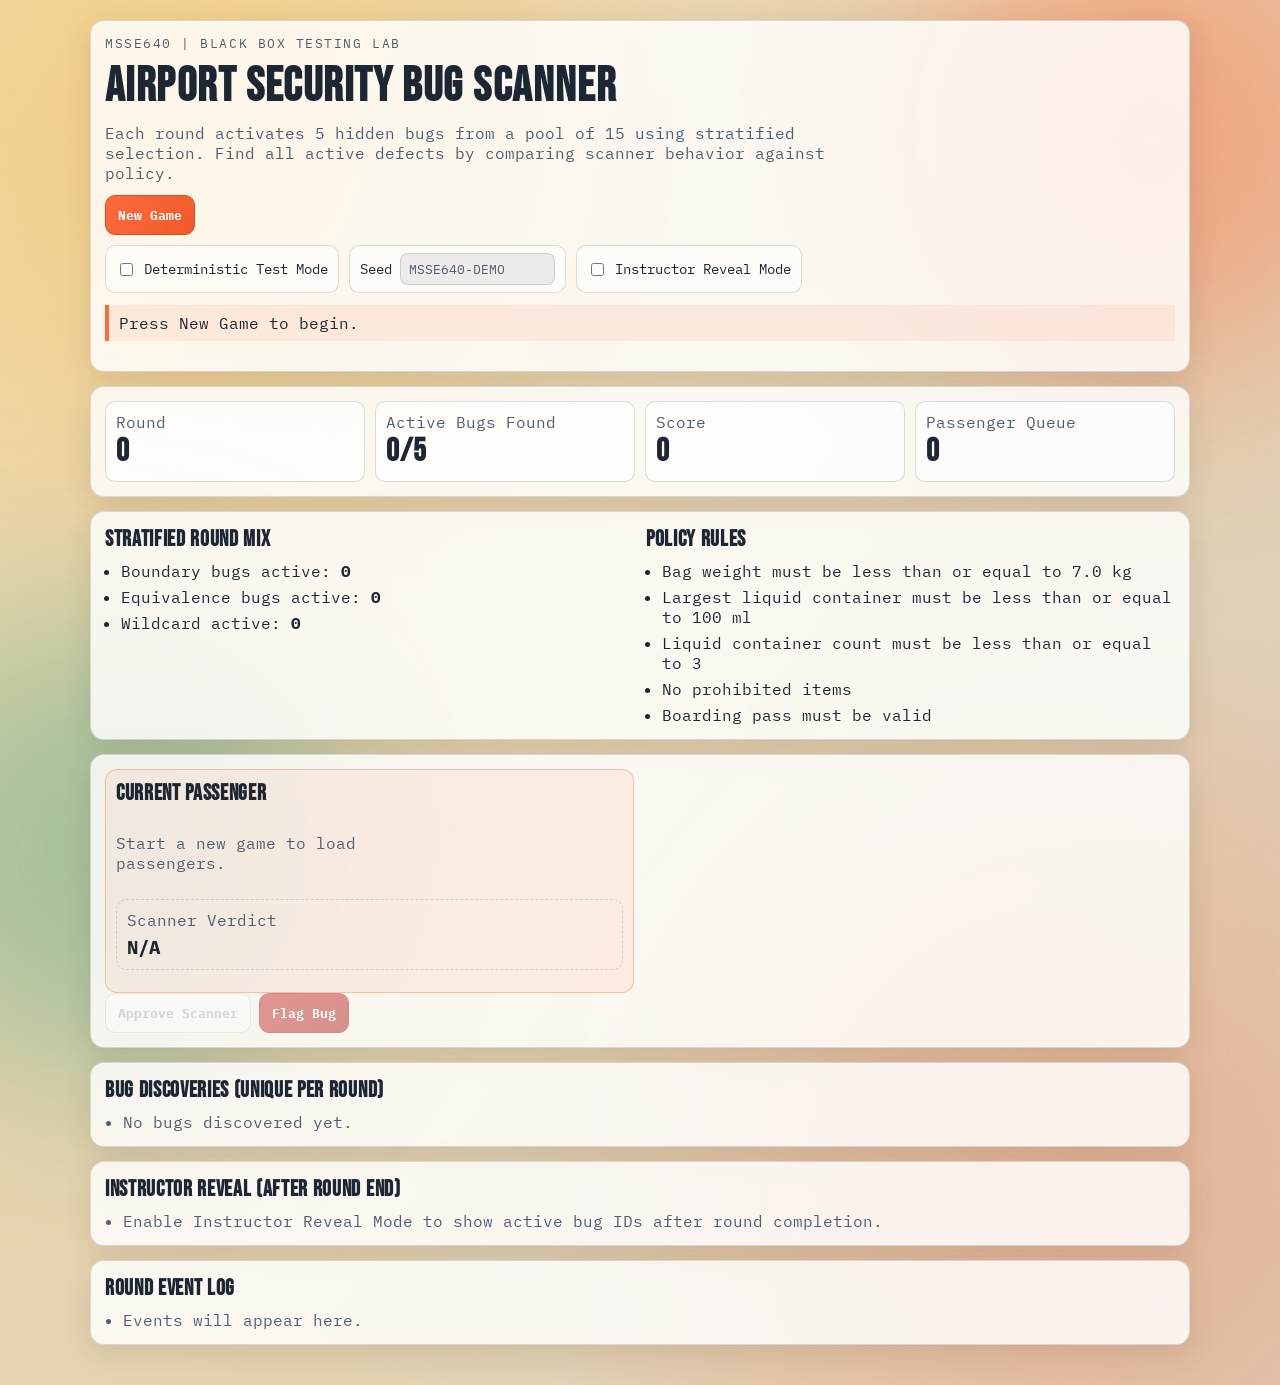
<file: group-project-writeup/Week3/airport-security-game/index.html>
<!doctype html>
<html lang="en">
<head>
  <meta charset="UTF-8">
  <meta name="viewport" content="width=device-width, initial-scale=1.0">
  <title>Airport Security Bug Scanner</title>
  <link rel="preconnect" href="https://fonts.googleapis.com">
  <link rel="preconnect" href="https://fonts.gstatic.com" crossorigin>
  <link href="https://fonts.googleapis.com/css2?family=Bebas+Neue&family=IBM+Plex+Mono:wght@400;500;700&display=swap" rel="stylesheet">
  <link rel="stylesheet" href="styles.css">
</head>
<body>
  <div class="bg-noise" aria-hidden="true"></div>
  <div class="gradient-ball ball-a" aria-hidden="true"></div>
  <div class="gradient-ball ball-b" aria-hidden="true"></div>

  <main class="layout">
    <header class="panel hero">
      <p class="eyebrow">MSSE640 | BLACK BOX TESTING LAB</p>
      <h1>Airport Security Bug Scanner</h1>
      <p class="subtitle">
        Each round activates 5 hidden bugs from a pool of 15 using stratified selection.
        Find all active defects by comparing scanner behavior against policy.
      </p>
      <div class="hero-actions">
        <button id="new-game-btn" class="btn btn-primary">New Game</button>
      </div>
      <div class="mode-controls">
        <label class="mode-item" for="deterministic-toggle">
          <input id="deterministic-toggle" type="checkbox">
          Deterministic Test Mode
        </label>
        <label class="mode-item" for="seed-input">
          Seed
          <input id="seed-input" type="text" value="MSSE640-DEMO" maxlength="40" aria-label="Deterministic seed">
        </label>
        <label class="mode-item" for="instructor-toggle">
          <input id="instructor-toggle" type="checkbox">
          Instructor Reveal Mode
        </label>
      </div>
      <p id="banner" class="banner" role="status" aria-live="polite">Press New Game to begin.</p>
    </header>

    <section class="panel stats">
      <article>
        <p>Round</p>
        <h2 id="round-num">0</h2>
      </article>
      <article>
        <p>Active Bugs Found</p>
        <h2 id="bug-progress">0/5</h2>
      </article>
      <article>
        <p>Score</p>
        <h2 id="score">0</h2>
      </article>
      <article>
        <p>Passenger Queue</p>
        <h2 id="queue-left">0</h2>
      </article>
    </section>

    <section class="panel two-col">
      <div>
        <h3>Stratified Round Mix</h3>
        <ul class="legend">
          <li>Boundary bugs active: <strong id="mix-boundary">0</strong></li>
          <li>Equivalence bugs active: <strong id="mix-equivalence">0</strong></li>
          <li>Wildcard active: <strong id="mix-wildcard">0</strong></li>
        </ul>
      </div>
      <div>
        <h3>Policy Rules</h3>
        <ul class="legend">
          <li>Bag weight must be less than or equal to 7.0 kg</li>
          <li>Largest liquid container must be less than or equal to 100 ml</li>
          <li>Liquid container count must be less than or equal to 3</li>
          <li>No prohibited items</li>
          <li>Boarding pass must be valid</li>
        </ul>
      </div>
    </section>

    <section class="panel passenger" id="passenger-panel">
      <div class="passenger-panes">
        <div class="passenger-pane current-pane">
          <h3>Current Passenger</h3>
          <div class="passenger-grid" id="current-passenger-grid">
            <p class="placeholder">Start a new game to load passengers.</p>
          </div>
          <div class="verdict-wrap">
            <p class="label">Scanner Verdict</p>
            <p id="scanner-verdict" class="verdict">N/A</p>
          </div>
        </div>

        <div class="passenger-pane previous-pane" id="previous-passenger-pane" hidden>
          <h3>Previous Passenger</h3>
          <div class="passenger-grid" id="previous-passenger-grid">
            <p class="placeholder">No previous passenger yet.</p>
          </div>
          <div class="verdict-wrap">
            <p class="label">Scanner Verdict</p>
            <p id="previous-scanner-verdict" class="verdict">N/A</p>
          </div>
        </div>
      </div>

      <div class="actions">
        <button id="approve-btn" class="btn btn-ghost" disabled>Approve Scanner</button>
        <button id="flag-btn" class="btn btn-alert" disabled>Flag Bug</button>
      </div>
    </section>

    <section class="panel">
      <h3>Bug Discoveries (Unique Per Round)</h3>
      <ul id="discovered-list" class="discoveries">
        <li class="placeholder">No bugs discovered yet.</li>
      </ul>
    </section>

    <section class="panel">
      <h3>Instructor Reveal (After Round End)</h3>
      <ul id="active-bug-list" class="discoveries">
        <li class="placeholder">Enable Instructor Reveal Mode. Active bug IDs are shown only after round completion.</li>
      </ul>
    </section>

    <section class="panel">
      <h3>Round Event Log</h3>
      <ul id="event-log" class="events">
        <li class="placeholder">Events will appear here.</li>
      </ul>
    </section>
  </main>

  <script src="app.js"></script>
</body>
</html>
</file>
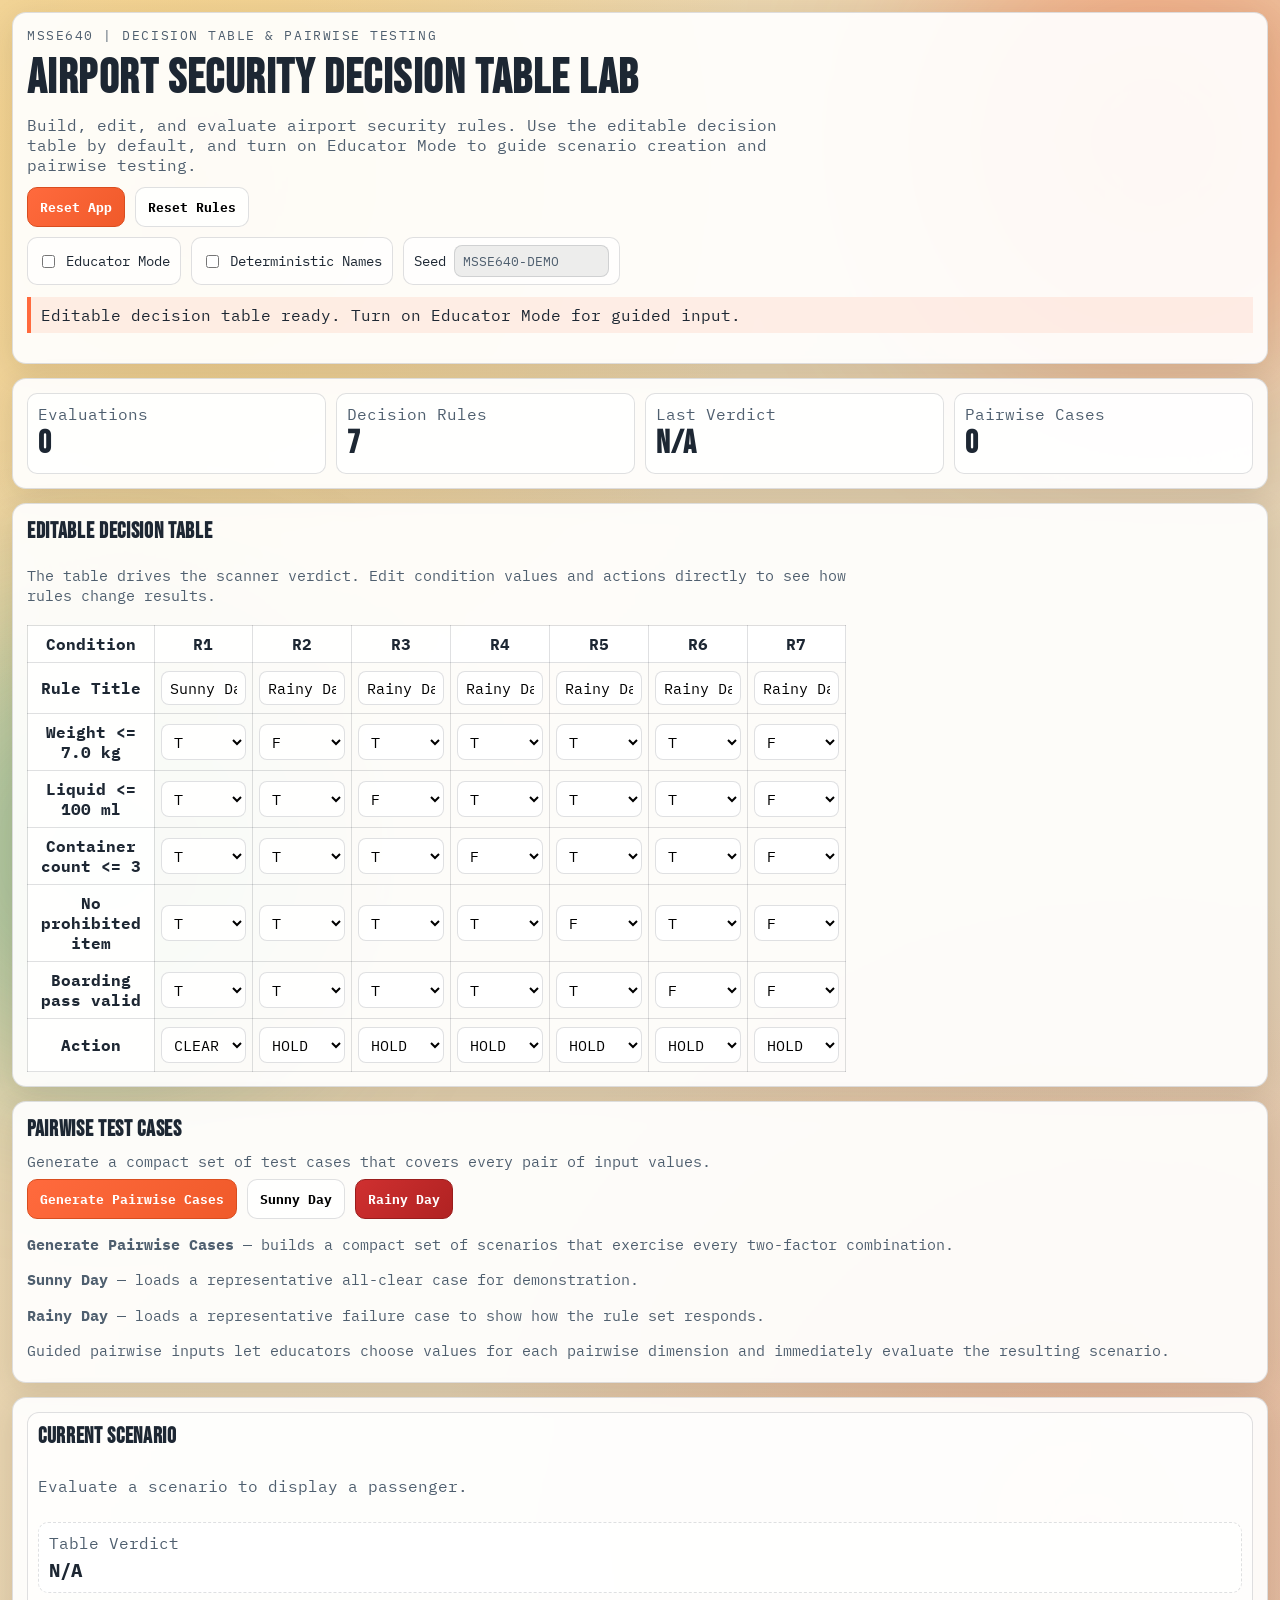
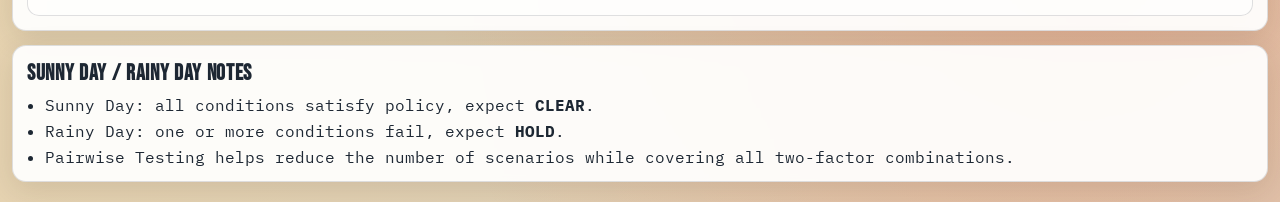
<file: group-project-writeup/Week5/airline-security-game/index.html>
﻿<!doctype html>
<html lang="en">
<head>
  <meta charset="UTF-8">
  <meta name="viewport" content="width=device-width, initial-scale=1.0">
  <title>Airport Security Decision Table Lab</title>
  <link rel="preconnect" href="https://fonts.googleapis.com">
  <link rel="preconnect" href="https://fonts.gstatic.com" crossorigin>
  <link href="https://fonts.googleapis.com/css2?family=Bebas+Neue&family=IBM+Plex+Mono:wght@400;500;700&display=swap" rel="stylesheet">
  <link rel="stylesheet" href="styles.css">
</head>
<body>
  <div class="bg-noise" aria-hidden="true"></div>
  <div class="gradient-ball ball-a" aria-hidden="true"></div>
  <div class="gradient-ball ball-b" aria-hidden="true"></div>

  <main class="layout">
    <header class="panel hero">
      <p class="eyebrow">MSSE640 | DECISION TABLE & PAIRWISE TESTING</p>
      <h1>Airport Security Decision Table Lab</h1>
      <p class="subtitle">
        Build, edit, and evaluate airport security rules. Use the editable decision table by default, and turn on Educator Mode to guide scenario creation and pairwise testing.
      </p>
      <div class="hero-actions">
        <button id="reset-app-btn" class="btn btn-primary">Reset App</button>
        <button id="refresh-table-btn" class="btn btn-ghost">Reset Rules</button>
      </div>
      <div class="mode-controls">
        <label class="mode-item" for="educator-toggle">
          <input id="educator-toggle" type="checkbox">
          Educator Mode
        </label>
        <label class="mode-item" for="deterministic-toggle">
          <input id="deterministic-toggle" type="checkbox">
          Deterministic Names
        </label>
        <label class="mode-item" for="seed-input">
          Seed
          <input id="seed-input" type="text" value="MSSE640-DEMO" maxlength="40" aria-label="Deterministic seed">
        </label>
      </div>
      <p id="banner" class="banner" role="status" aria-live="polite">Use the editable decision table or turn on Educator Mode to start.</p>
    </header>

    <section class="panel stats">
      <article>
        <p>Evaluations</p>
        <h2 id="round-num">0</h2>
      </article>
      <article>
        <p>Decision Rules</p>
        <h2 id="bug-progress">0</h2>
      </article>
      <article>
        <p>Last Verdict</p>
        <h2 id="score">N/A</h2>
      </article>
      <article>
        <p>Pairwise Cases</p>
        <h2 id="queue-left">0</h2>
      </article>
    </section>

    <section class="panel two-col">
      <div class="panel-block">
        <h3>Editable Decision Table</h3>
        <p class="panel-note">The table drives the scanner verdict. Edit condition values and actions directly to see how rules change results.</p>
        <div id="decision-table-container" class="decision-table-container"></div>
      </div>
      <div class="panel-block guidance-panel hidden" id="educator-panel">
        <h3>Educator Guided Input</h3>
        <p class="panel-note">Create a scenario step-by-step and compare the policy outcome versus the decision table output.</p>
        <form id="guided-form" class="guided-form">
          <label>
            Bag Weight (kg)
            <input id="guided-weight" type="number" step="0.1" value="6.2" min="-5" max="20">
          </label>
          <label>
            Liquid Volume (ml)
            <input id="guided-liquid" type="number" step="1" value="80" min="0" max="250">
          </label>
          <label>
            Container Count
            <input id="guided-containers" type="number" step="1" value="2" min="0" max="10">
          </label>
          <label class="checkbox-label">
            <input id="guided-prohibited" type="checkbox">
            Contains prohibited item
          </label>
          <label class="checkbox-label">
            <input id="guided-pass-valid" type="checkbox" checked>
            Boarding pass valid
          </label>
          <button id="evaluate-guided-btn" type="button" class="btn btn-primary">Evaluate Scenario</button>
        </form>
        <div class="guided-results">
          <p><strong>Matching Rule:</strong> <span id="matched-rule">None</span></p>
          <p><strong>Table Verdict:</strong> <span id="table-verdict">N/A</span></p>
          <p><strong>Policy Verdict:</strong> <span id="policy-verdict">N/A</span></p>
        </div>
      </div>
    </section>

    <section class="panel">
      <h3>Pairwise Test Cases</h3>
      <p class="panel-note">Generate a compact set of test cases that covers every pair of input values.</p>
      <div class="scenario-actions">
        <button id="generate-pairwise-btn" class="btn btn-primary">Generate Pairwise Cases</button>
        <button id="load-sunny-btn" class="btn btn-ghost">Sunny Day</button>
        <button id="load-rainy-btn" class="btn btn-alert">Rainy Day</button>
      </div>
      <div class="pairwise-descriptions">
        <p><strong>Generate Pairwise Cases</strong> — builds a compact set of scenarios that exercise every two-factor combination.</p>
        <p><strong>Sunny Day</strong> — loads a representative all-clear case for demonstration.</p>
        <p><strong>Rainy Day</strong> — loads a representative failure case to show how the rule set responds.</p>
      </div>
      <div class="panel-note">Guided pairwise inputs let educators choose values for each pairwise dimension and immediately evaluate the resulting scenario.</div>
      <form id="pairwise-guided-form" class="guided-form pairwise-guided-form educator-only hidden">
        <label>
          Weight group
          <select id="pairwise-weight" class="select-cell">
            <option value="normal">normal (≤ 7kg)</option>
            <option value="heavy">heavy (> 7kg)</option>
          </select>
        </label>
        <label>
          Liquid group
          <select id="pairwise-liquid" class="select-cell">
            <option value="ok">ok (≤ 100ml)</option>
            <option value="over">over (> 100ml)</option>
          </select>
        </label>
        <label>
          Container group
          <select id="pairwise-containers" class="select-cell">
            <option value="ok">ok (≤ 3)</option>
            <option value="over">over (> 3)</option>
          </select>
        </label>
        <label>
          Prohibited item
          <select id="pairwise-prohibited" class="select-cell">
            <option value="none">none</option>
            <option value="present">present</option>
          </select>
        </label>
        <label>
          Boarding pass
          <select id="pairwise-pass-valid" class="select-cell">
            <option value="valid">valid</option>
            <option value="invalid">invalid</option>
          </select>
        </label>
        <button id="evaluate-pairwise-guided-btn" type="button" class="btn btn-primary">Evaluate Pairwise Case</button>
      </form>
      <div id="pairwise-results" class="guided-results pairwise-results educator-only hidden">
        <p><strong>Pairwise Rule:</strong> <span id="pairwise-matched-rule">None</span></p>
        <p><strong>Table Verdict:</strong> <span id="pairwise-table-verdict">N/A</span></p>
        <p><strong>Policy Verdict:</strong> <span id="pairwise-policy-verdict">N/A</span></p>
      </div>
      <ul id="pairwise-list" class="pairwise-list"></ul>
    </section>

    <section class="panel passenger" id="passenger-panel">
      <div class="passenger-panes">
        <div class="passenger-pane current-pane">
          <h3>Current Scenario</h3>
          <div class="passenger-grid" id="current-passenger-grid">
            <p class="placeholder">Evaluate a scenario to display a passenger.</p>
          </div>
          <div class="verdict-wrap">
            <p class="label">Table Verdict</p>
            <p id="scanner-verdict" class="verdict">N/A</p>
          </div>
        </div>
      </div>
    </section>

    <section class="panel">
      <h3>Sunny Day / Rainy Day Notes</h3>
      <ul class="legend">
        <li>Sunny Day: all conditions satisfy policy, expect <strong>CLEAR</strong>.</li>
        <li>Rainy Day: one or more conditions fail, expect <strong>HOLD</strong>.</li>
        <li>Pairwise Testing helps reduce the number of scenarios while covering all two-factor combinations.</li>
      </ul>
    </section>
  </main>

  <script src="app.js"></script>
</body>
</html>
</file>
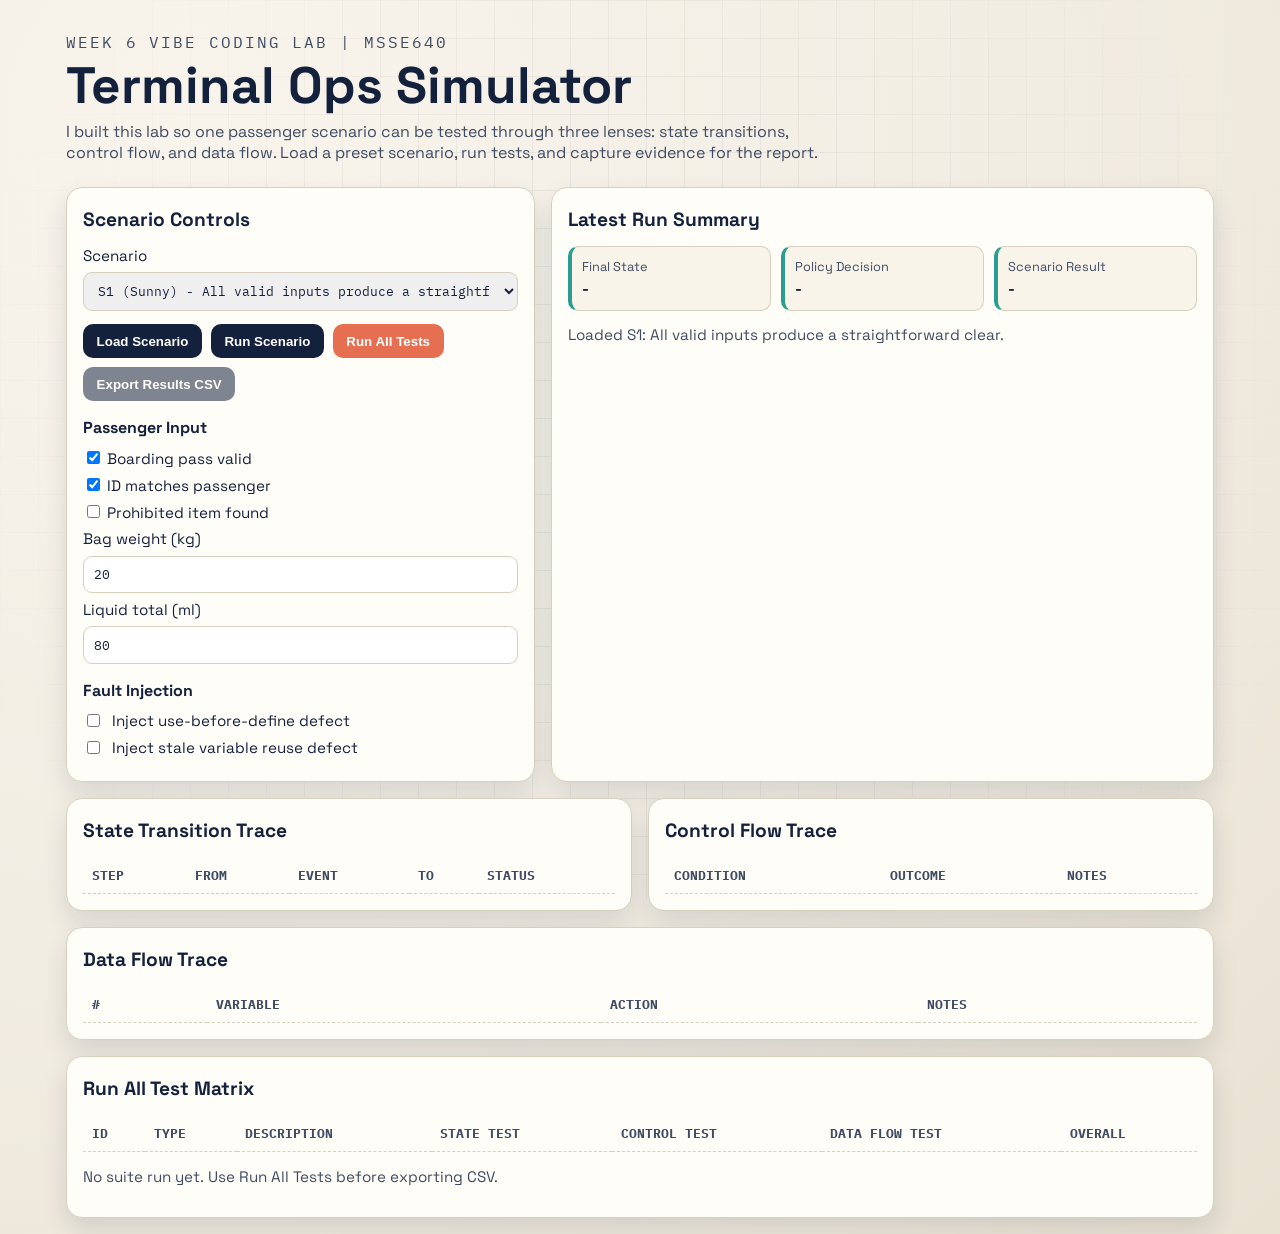
<file: group-project-writeup/Week7/terminal-ops-simulator/index.html>
<!DOCTYPE html>
<html lang="en">
<head>
  <meta charset="UTF-8" />
  <meta name="viewport" content="width=device-width, initial-scale=1.0" />
  <title>Terminal Ops Simulator</title>
  <link rel="preconnect" href="https://fonts.googleapis.com" />
  <link rel="preconnect" href="https://fonts.gstatic.com" crossorigin />
  <link href="https://fonts.googleapis.com/css2?family=Space+Grotesk:wght@400;500;700&family=IBM+Plex+Mono:wght@400;500&display=swap" rel="stylesheet" />
  <link rel="stylesheet" href="styles.css" />
</head>
<body>
  <div class="bg-grid"></div>
  <header class="hero">
    <p class="eyebrow">Week 6 Vibe Coding Lab | MSSE640</p>
    <h1>Terminal Ops Simulator</h1>
    <p class="hero-copy">
      I built this lab so one passenger scenario can be tested through three lenses: state transitions,
      control flow, and data flow. Load a preset scenario, run tests, and capture evidence for the report.
    </p>
  </header>

  <main class="layout">
    <section class="panel controls">
      <h2>Scenario Controls</h2>
      <div class="row">
        <label for="scenarioSelect">Scenario</label>
        <select id="scenarioSelect"></select>
      </div>
      <div class="button-row">
        <button id="loadScenarioBtn" type="button">Load Scenario</button>
        <button id="runScenarioBtn" type="button">Run Scenario</button>
        <button id="runAllBtn" type="button" class="accent">Run All Tests</button>
        <button id="exportResultsBtn" type="button">Export Results CSV</button>
      </div>

      <h3>Passenger Input</h3>
      <div class="fields">
        <label><input id="boardingPassValid" type="checkbox" checked /> Boarding pass valid</label>
        <label><input id="idMatch" type="checkbox" checked /> ID matches passenger</label>
        <label><input id="prohibitedItemFound" type="checkbox" /> Prohibited item found</label>

        <label for="bagWeightKg">Bag weight (kg)</label>
        <input id="bagWeightKg" type="number" min="0" max="60" step="0.1" value="20" />

        <label for="liquidMl">Liquid total (ml)</label>
        <input id="liquidMl" type="number" min="0" max="500" step="1" value="80" />
      </div>

      <h3>Fault Injection</h3>
      <label class="toggle">
        <input id="injectUseBeforeDefine" type="checkbox" />
        Inject use-before-define defect
      </label>
      <label class="toggle">
        <input id="injectStaleReuse" type="checkbox" />
        Inject stale variable reuse defect
      </label>
    </section>

    <section class="panel status">
      <h2>Latest Run Summary</h2>
      <div class="badges">
        <div class="badge">
          <span>Final State</span>
          <strong id="finalStateBadge">-</strong>
        </div>
        <div class="badge">
          <span>Policy Decision</span>
          <strong id="policyDecisionBadge">-</strong>
        </div>
        <div class="badge">
          <span>Scenario Result</span>
          <strong id="scenarioResultBadge">-</strong>
        </div>
      </div>
      <p id="runNotes" class="notes">Ready. Choose a scenario and run tests to generate evidence.</p>
    </section>

    <section class="panel">
      <h2>State Transition Trace</h2>
      <table>
        <thead>
          <tr>
            <th>Step</th>
            <th>From</th>
            <th>Event</th>
            <th>To</th>
            <th>Status</th>
          </tr>
        </thead>
        <tbody id="stateTraceBody"></tbody>
      </table>
    </section>

    <section class="panel">
      <h2>Control Flow Trace</h2>
      <table>
        <thead>
          <tr>
            <th>Condition</th>
            <th>Outcome</th>
            <th>Notes</th>
          </tr>
        </thead>
        <tbody id="controlTraceBody"></tbody>
      </table>
    </section>

    <section class="panel wide">
      <h2>Data Flow Trace</h2>
      <table>
        <thead>
          <tr>
            <th>#</th>
            <th>Variable</th>
            <th>Action</th>
            <th>Notes</th>
          </tr>
        </thead>
        <tbody id="dataFlowBody"></tbody>
      </table>
    </section>

    <section class="panel wide">
      <h2>Run All Test Matrix</h2>
      <table>
        <thead>
          <tr>
            <th>ID</th>
            <th>Type</th>
            <th>Description</th>
            <th>State Test</th>
            <th>Control Test</th>
            <th>Data Flow Test</th>
            <th>Overall</th>
          </tr>
        </thead>
        <tbody id="allResultsBody"></tbody>
      </table>
      <p id="allResultsSummary" class="notes">No suite run yet. Use Run All Tests before exporting CSV.</p>
    </section>
  </main>

  <script src="app.js"></script>
</body>
</html>
</file>
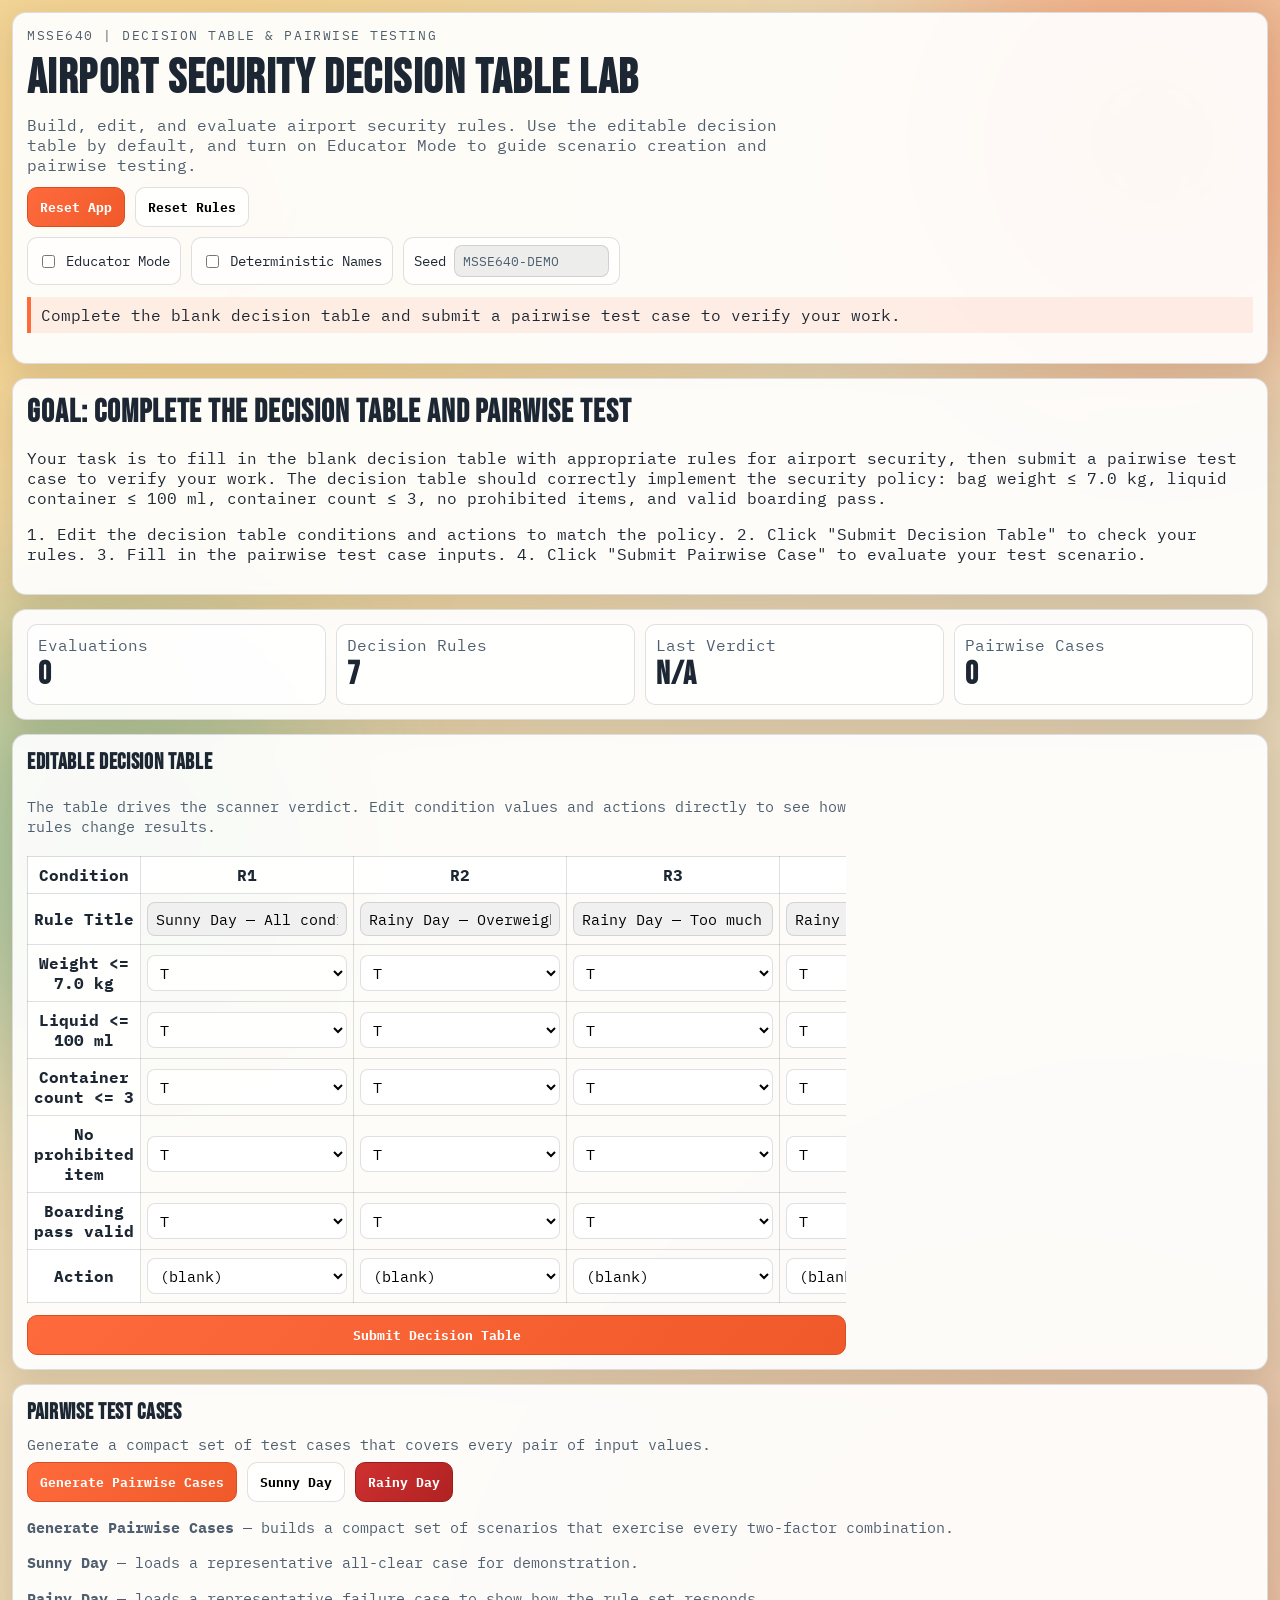
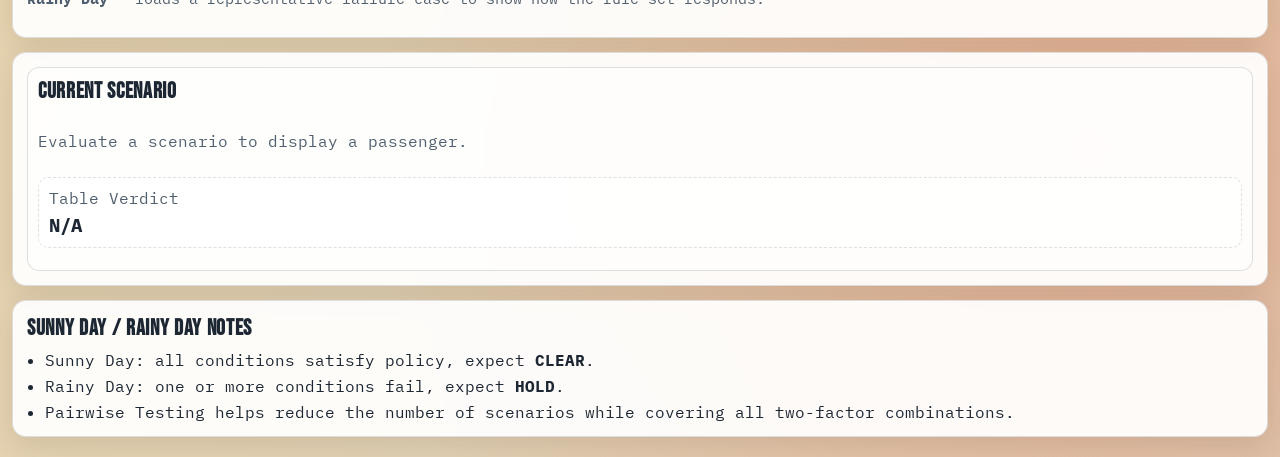
<file: group-project-writeup/Week5/airline-security-game/index-v2.html>
﻿<!doctype html>
<html lang="en">
<head>
  <meta charset="UTF-8">
  <meta name="viewport" content="width=device-width, initial-scale=1.0">
  <title>Airport Security Decision Table Lab</title>
  <link rel="preconnect" href="https://fonts.googleapis.com">
  <link rel="preconnect" href="https://fonts.gstatic.com" crossorigin>
  <link href="https://fonts.googleapis.com/css2?family=Bebas+Neue&family=IBM+Plex+Mono:wght@400;500;700&display=swap" rel="stylesheet">
  <link rel="stylesheet" href="styles.css">
</head>
<body>
  <div class="bg-noise" aria-hidden="true"></div>
  <div class="gradient-ball ball-a" aria-hidden="true"></div>
  <div class="gradient-ball ball-b" aria-hidden="true"></div>

  <main class="layout">
    <header class="panel hero">
      <p class="eyebrow">MSSE640 | DECISION TABLE & PAIRWISE TESTING</p>
      <h1>Airport Security Decision Table Lab</h1>
      <p class="subtitle">
        Build, edit, and evaluate airport security rules. Use the editable decision table by default, and turn on Educator Mode to guide scenario creation and pairwise testing.
      </p>
      <div class="hero-actions">
        <button id="reset-app-btn" class="btn btn-primary">Reset App</button>
        <button id="refresh-table-btn" class="btn btn-ghost">Reset Rules</button>
      </div>
      <div class="mode-controls">
        <label class="mode-item" for="educator-toggle">
          <input id="educator-toggle" type="checkbox">
          Educator Mode
        </label>
        <label class="mode-item" for="deterministic-toggle">
          <input id="deterministic-toggle" type="checkbox">
          Deterministic Names
        </label>
        <label class="mode-item" for="seed-input">
          Seed
          <input id="seed-input" type="text" value="MSSE640-DEMO" maxlength="40" aria-label="Deterministic seed">
        </label>
      </div>
      <p id="banner" class="banner" role="status" aria-live="polite">Use the editable decision table or turn on Educator Mode to start.</p>
    </header>

    <section class="panel goal">
      <h2>Goal: Complete the Decision Table and Pairwise Test</h2>
      <p class="goal-description">
        Your task is to fill in the blank decision table with appropriate rules for airport security, then submit a pairwise test case to verify your work. The decision table should correctly implement the security policy: bag weight ≤ 7.0 kg, liquid container ≤ 100 ml, container count ≤ 3, no prohibited items, and valid boarding pass.
      </p>
      <p class="goal-description">
        1. Edit the decision table conditions and actions to match the policy.
        2. Click "Submit Decision Table" to check your rules.
        3. Fill in the pairwise test case inputs.
        4. Click "Submit Pairwise Case" to evaluate your test scenario.
      </p>
    </section>

    <section class="panel stats">
      <article>
        <p>Evaluations</p>
        <h2 id="round-num">0</h2>
      </article>
      <article>
        <p>Decision Rules</p>
        <h2 id="bug-progress">0</h2>
      </article>
      <article>
        <p>Last Verdict</p>
        <h2 id="score">N/A</h2>
      </article>
      <article>
        <p>Pairwise Cases</p>
        <h2 id="queue-left">0</h2>
      </article>
    </section>

    <section class="panel two-col">
      <div class="panel-block">
        <h3>Editable Decision Table</h3>
        <p class="panel-note">The table drives the scanner verdict. Edit condition values and actions directly to see how rules change results.</p>
        <div id="decision-table-container" class="decision-table-container"></div>
        <button id="submit-decision-table-btn" class="btn btn-primary">Submit Decision Table</button>
      </div>
      <div class="panel-block guidance-panel hidden" id="educator-panel">
        <h3>Educator Guided Input</h3>
        <p class="panel-note">Create a scenario step-by-step and compare the policy outcome versus the decision table output.</p>
        <form id="guided-form" class="guided-form">
          <label>
            Bag Weight (kg)
            <input id="guided-weight" type="number" step="0.1" value="6.2" min="-5" max="20">
          </label>
          <label>
            Liquid Volume (ml)
            <input id="guided-liquid" type="number" step="1" value="80" min="0" max="250">
          </label>
          <label>
            Container Count
            <input id="guided-containers" type="number" step="1" value="2" min="0" max="10">
          </label>
          <label class="checkbox-label">
            <input id="guided-prohibited" type="checkbox">
            Contains prohibited item
          </label>
          <label class="checkbox-label">
            <input id="guided-pass-valid" type="checkbox" checked>
            Boarding pass valid
          </label>
          <button id="evaluate-guided-btn" type="button" class="btn btn-primary">Evaluate Scenario</button>
        </form>
        <div class="guided-results">
          <p><strong>Matching Rule:</strong> <span id="matched-rule">None</span></p>
          <p><strong>Table Verdict:</strong> <span id="table-verdict">N/A</span></p>
          <p><strong>Policy Verdict:</strong> <span id="policy-verdict">N/A</span></p>
        </div>
      </div>
    </section>

    <section class="panel">
      <h3>Pairwise Test Cases</h3>
      <p class="panel-note">Generate a compact set of test cases that covers every pair of input values.</p>
      <div class="scenario-actions">
        <button id="generate-pairwise-btn" class="btn btn-primary">Generate Pairwise Cases</button>
        <button id="load-sunny-btn" class="btn btn-ghost">Sunny Day</button>
        <button id="load-rainy-btn" class="btn btn-alert">Rainy Day</button>
      </div>
      <div class="pairwise-descriptions">
        <p><strong>Generate Pairwise Cases</strong> — builds a compact set of scenarios that exercise every two-factor combination.</p>
        <p><strong>Sunny Day</strong> — loads a representative all-clear case for demonstration.</p>
        <p><strong>Rainy Day</strong> — loads a representative failure case to show how the rule set responds.</p>
      </div>
      <div id="pairwise-note" class="panel-note educator-only hidden">Pairwise inputs are editable. Enter numeric values and boolean choices to define your test case.</div>
      <form id="pairwise-guided-form" class="guided-form pairwise-guided-form">
        <label>
          Bag Weight (kg)
          <input id="pairwise-weight" class="input-cell" type="number" step="0.1" placeholder="e.g. 6.2" min="0" max="20">
        </label>
        <label>
          Liquid Volume (ml)
          <input id="pairwise-liquid" class="input-cell" type="number" step="1" placeholder="e.g. 80" min="0" max="250">
        </label>
        <label>
          Container Count
          <input id="pairwise-containers" class="input-cell" type="number" step="1" placeholder="e.g. 2" min="0" max="10">
        </label>
        <label class="checkbox-label">
          <input id="pairwise-prohibited" type="checkbox">
          Contains prohibited item
        </label>
        <label class="checkbox-label">
          <input id="pairwise-pass-valid" type="checkbox" checked>
          Boarding pass valid
        </label>
        <button id="evaluate-pairwise-guided-btn" type="button" class="btn btn-primary">Submit Pairwise Case</button>
      </form>
      <div id="pairwise-results" class="guided-results pairwise-results">
        <p><strong>Pairwise Rule:</strong> <span id="pairwise-matched-rule">None</span></p>
        <p><strong>Table Verdict:</strong> <span id="pairwise-table-verdict">N/A</span></p>
        <p><strong>Policy Verdict:</strong> <span id="pairwise-policy-verdict">N/A</span></p>
      </div>
      <ul id="pairwise-list" class="pairwise-list"></ul>
    </section>

    <section class="panel passenger" id="passenger-panel">
      <div class="passenger-panes">
        <div class="passenger-pane current-pane">
          <h3>Current Scenario</h3>
          <div class="passenger-grid" id="current-passenger-grid">
            <p class="placeholder">Evaluate a scenario to display a passenger.</p>
          </div>
          <div class="verdict-wrap">
            <p class="label">Table Verdict</p>
            <p id="scanner-verdict" class="verdict">N/A</p>
          </div>
        </div>
      </div>
    </section>

    <section class="panel">
      <h3>Sunny Day / Rainy Day Notes</h3>
      <ul class="legend">
        <li>Sunny Day: all conditions satisfy policy, expect <strong>CLEAR</strong>.</li>
        <li>Rainy Day: one or more conditions fail, expect <strong>HOLD</strong>.</li>
        <li>Pairwise Testing helps reduce the number of scenarios while covering all two-factor combinations.</li>
      </ul>
    </section>
  </main>

  <script src="app-v2.js"></script>
</body>
</html>
</file>
<file: group-project-writeup/Week3/airport-security-game/styles.css>
:root {
  --paper: #f4efe1;
  --ink: #1d2733;
  --muted: #4f5f6f;
  --accent: #ff6a3d;
  --accent-2: #ffbe3b;
  --ok: #2a9961;
  --warn: #d83e3e;
  --panel: rgba(255, 255, 255, 0.82);
  --line: rgba(29, 39, 51, 0.15);
}

* {
  box-sizing: border-box;
}

body {
  margin: 0;
  font-family: "IBM Plex Mono", monospace;
  color: var(--ink);
  background:
    radial-gradient(circle at 15% 10%, rgba(255, 190, 59, 0.35), transparent 30%),
    radial-gradient(circle at 85% 85%, rgba(255, 106, 61, 0.28), transparent 35%),
    linear-gradient(125deg, #efd9ac, #e8d4b0 40%, #dbcdb8);
  min-height: 100vh;
}

.bg-noise {
  position: fixed;
  inset: 0;
  pointer-events: none;
  opacity: 0.2;
  background-image: radial-gradient(rgba(0, 0, 0, 0.2) 0.5px, transparent 0.5px);
  background-size: 6px 6px;
}

.gradient-ball {
  position: fixed;
  width: 36vw;
  aspect-ratio: 1;
  border-radius: 50%;
  filter: blur(90px);
  pointer-events: none;
}

.ball-a {
  top: -10vh;
  right: -8vw;
  background: rgba(255, 106, 61, 0.4);
}

.ball-b {
  bottom: -20vh;
  left: -10vw;
  background: rgba(29, 153, 112, 0.32);
}

.layout {
  width: min(1100px, 94vw);
  margin: 20px auto 40px;
  display: grid;
  gap: 14px;
  position: relative;
}

.panel {
  background: var(--panel);
  border: 1px solid var(--line);
  border-radius: 14px;
  padding: 14px;
  box-shadow: 0 8px 30px rgba(45, 31, 14, 0.12);
  backdrop-filter: blur(3px);
}

.hero {
  animation: lift 400ms ease;
}

@keyframes lift {
  from {
    opacity: 0;
    transform: translateY(10px);
  }
  to {
    opacity: 1;
    transform: translateY(0);
  }
}

.eyebrow {
  margin: 0;
  color: var(--muted);
  letter-spacing: 0.12em;
  font-size: 0.8rem;
}

h1,
h2,
h3 {
  margin: 0;
  font-family: "Bebas Neue", sans-serif;
  letter-spacing: 0.03em;
}

h1 {
  font-size: clamp(2rem, 4vw, 3rem);
  margin-top: 6px;
}

h2 {
  font-size: 2rem;
}

h3 {
  font-size: 1.4rem;
  margin-bottom: 8px;
}

.subtitle {
  margin: 8px 0 0;
  color: var(--muted);
  max-width: 76ch;
}

.hero-actions {
  margin-top: 12px;
}

.mode-controls {
  margin-top: 10px;
  display: flex;
  flex-wrap: wrap;
  gap: 10px;
}

.mode-item {
  display: inline-flex;
  align-items: center;
  gap: 8px;
  font-size: 0.88rem;
  border: 1px solid var(--line);
  border-radius: 10px;
  padding: 7px 10px;
  background: rgba(255, 255, 255, 0.6);
}

.mode-item input[type="text"] {
  border: 1px solid var(--line);
  border-radius: 8px;
  padding: 6px 8px;
  width: 155px;
  font-family: inherit;
}

.mode-item input[type="text"]:disabled {
  background: rgba(220, 220, 220, 0.5);
  color: var(--muted);
}

.banner {
  margin-top: 12px;
  padding: 8px 10px;
  border-left: 4px solid var(--accent);
  background: rgba(255, 106, 61, 0.1);
}

.stats {
  display: grid;
  grid-template-columns: repeat(4, minmax(0, 1fr));
  gap: 10px;
}

.stats article {
  background: rgba(255, 255, 255, 0.65);
  border: 1px solid var(--line);
  border-radius: 10px;
  padding: 10px;
}

.stats p {
  margin: 0;
  color: var(--muted);
}

.two-col {
  display: grid;
  grid-template-columns: 1fr 1fr;
  gap: 12px;
}

.legend {
  margin: 0;
  padding-left: 16px;
  display: grid;
  gap: 6px;
}

.passenger-panes {
  display: grid;
  grid-template-columns: 1fr 1fr;
  gap: 12px;
}

.passenger-pane {
  border: 1px solid var(--line);
  border-radius: 12px;
  padding: 10px;
  background: rgba(255, 255, 255, 0.45);
}

.passenger-pane h3 {
  margin-bottom: 6px;
}

.current-pane {
  border-color: rgba(255, 106, 61, 0.35);
  background: rgba(255, 106, 61, 0.08);
}

.previous-pane {
  opacity: 0.9;
}

.passenger-grid {
  display: grid;
  grid-template-columns: repeat(2, minmax(0, 1fr));
  gap: 8px;
  margin: 10px 0;
}

.metric {
  border: 1px solid var(--line);
  border-radius: 10px;
  padding: 8px;
  background: rgba(255, 255, 255, 0.55);
}

.metric p {
  margin: 0;
}

.metric .k {
  color: var(--muted);
  font-size: 0.85rem;
}

.metric .v {
  font-weight: 700;
  margin-top: 3px;
}

.verdict-wrap {
  padding: 10px;
  border-radius: 10px;
  border: 1px dashed var(--line);
  margin-bottom: 12px;
}

.label {
  margin: 0;
  color: var(--muted);
}

.verdict {
  margin: 4px 0 0;
  font-size: 1.2rem;
  font-weight: 700;
}

.actions {
  display: flex;
  gap: 8px;
  flex-wrap: wrap;
}

.btn {
  border-radius: 10px;
  border: 1px solid transparent;
  padding: 10px 12px;
  font-family: inherit;
  font-weight: 700;
  cursor: pointer;
}

.btn:disabled {
  opacity: 0.48;
  cursor: not-allowed;
}

.btn-primary {
  background: linear-gradient(130deg, var(--accent), #f05a2a);
  border-color: #d94d1f;
  color: #fff;
}

.btn-ghost {
  background: rgba(255, 255, 255, 0.8);
  border-color: var(--line);
}

.btn-alert {
  background: linear-gradient(130deg, #cf3030, #b02222);
  border-color: #9a1d1d;
  color: #fff;
}

.discoveries,
.events {
  margin: 0;
  padding-left: 18px;
  display: grid;
  gap: 6px;
  max-height: 230px;
  overflow: auto;
}

.placeholder {
  color: var(--muted);
}

.badge {
  display: inline-block;
  border-radius: 6px;
  padding: 1px 6px;
  font-size: 0.8rem;
  font-weight: 700;
  margin-left: 6px;
}

.badge.boundary {
  background: rgba(255, 190, 59, 0.26);
}

.badge.equivalence {
  background: rgba(42, 153, 97, 0.2);
}

.badge.mixed {
  background: rgba(255, 106, 61, 0.2);
}

@media (max-width: 860px) {
  .stats {
    grid-template-columns: repeat(2, minmax(0, 1fr));
  }

  .two-col,
  .passenger-panes,
  .passenger-grid {
    grid-template-columns: 1fr;
  }
}

@media (max-width: 560px) {
  .mode-controls {
    flex-direction: column;
  }

  .mode-item {
    justify-content: space-between;
  }

  .actions {
    flex-direction: column;
  }

  .btn {
    width: 100%;
  }
}
</file>
<file: group-project-writeup/Week5/airline-security-game/styles.css>
﻿:root {
  --paper: #f4efe1;
  --ink: #1d2733;
  --muted: #4f5f6f;
  --accent: #ff6a3d;
  --accent-2: #ffbe3b;
  --ok: #2a9961;
  --warn: #d83e3e;
  --panel: rgba(255, 255, 255, 0.92);
  --line: rgba(29, 39, 51, 0.14);
}

* {
  box-sizing: border-box;
}

body {
  margin: 0;
  font-family: "IBM Plex Mono", monospace;
  color: var(--ink);
  background:
    radial-gradient(circle at 15% 10%, rgba(255, 190, 59, 0.35), transparent 30%),
    radial-gradient(circle at 85% 85%, rgba(255, 106, 61, 0.28), transparent 35%),
    linear-gradient(125deg, #efd9ac, #e8d4b0 40%, #dbcdb8);
  min-height: 100vh;
}

.bg-noise {
  position: fixed;
  inset: 0;
  pointer-events: none;
  opacity: 0.2;
  background-image: radial-gradient(rgba(0, 0, 0, 0.2) 0.5px, transparent 0.5px);
  background-size: 6px 6px;
}

.gradient-ball {
  position: fixed;
  width: 36vw;
  aspect-ratio: 1;
  border-radius: 50%;
  filter: blur(90px);
  pointer-events: none;
}

.ball-a {
  top: -10vh;
  right: -8vw;
  background: rgba(255, 106, 61, 0.4);
}

.ball-b {
  bottom: -20vh;
  left: -10vw;
  background: rgba(29, 153, 112, 0.32);
}

.layout {
  width: calc(100vw - 24px);
  margin: 12px auto 20px;
  display: grid;
  gap: 14px;
  position: relative;
}

.panel {
  background: var(--panel);
  border: 1px solid var(--line);
  border-radius: 14px;
  padding: 14px;
  box-shadow: 0 8px 30px rgba(45, 31, 14, 0.12);
  backdrop-filter: blur(3px);
}

.hero {
  animation: lift 400ms ease;
}

@keyframes lift {
  from {
    opacity: 0;
    transform: translateY(10px);
  }
  to {
    opacity: 1;
    transform: translateY(0);
  }
}

.eyebrow {
  margin: 0;
  color: var(--muted);
  letter-spacing: 0.12em;
  font-size: 0.8rem;
}

h1,
h2,
h3 {
  margin: 0;
  font-family: "Bebas Neue", sans-serif;
  letter-spacing: 0.03em;
}

h1 {
  font-size: clamp(2rem, 4vw, 3rem);
  margin-top: 6px;
}

h2 {
  font-size: 2rem;
}

h3 {
  font-size: 1.4rem;
  margin-bottom: 8px;
}

.subtitle {
  margin: 8px 0 0;
  color: var(--muted);
  max-width: 76ch;
}

.hero-actions {
  margin-top: 12px;
  display: flex;
  gap: 10px;
  flex-wrap: wrap;
}

.mode-controls {
  margin-top: 10px;
  display: flex;
  flex-wrap: wrap;
  gap: 10px;
}

.mode-item {
  display: inline-flex;
  align-items: center;
  gap: 8px;
  font-size: 0.88rem;
  border: 1px solid var(--line);
  border-radius: 10px;
  padding: 7px 10px;
  background: rgba(255, 255, 255, 0.7);
}

.mode-item input[type="text"] {
  border: 1px solid var(--line);
  border-radius: 8px;
  padding: 6px 8px;
  width: 155px;
  font-family: inherit;
}

.mode-item input[type="text"]:disabled {
  background: rgba(220, 220, 220, 0.5);
  color: var(--muted);
}

.banner {
  margin-top: 12px;
  padding: 8px 10px;
  border-left: 4px solid var(--accent);
  background: rgba(255, 106, 61, 0.1);
}

.stats {
  display: grid;
  grid-template-columns: repeat(4, minmax(0, 1fr));
  gap: 10px;
}

.stats article {
  background: rgba(255, 255, 255, 0.78);
  border: 1px solid var(--line);
  border-radius: 10px;
  padding: 10px;
}

.stats p {
  margin: 0;
  color: var(--muted);
}

.two-col {
  display: grid;
  grid-template-columns: 1.35fr 0.65fr;
  gap: 12px;
}

.panel-block {
  display: grid;
  gap: 12px;
}

.panel-note {
  margin: 0 0 8px;
  color: var(--muted);
  font-size: 0.95rem;
}

.pairwise-descriptions {
  margin-top: 10px;
  color: var(--muted);
  font-size: 0.95rem;
}

.pairwise-guided-form label {
  min-width: 220px;
}

.decision-table-container {
  overflow-x: auto;
}

.decision-table {
  width: auto;
  min-width: 100%;
  border-collapse: collapse;
  table-layout: auto;
}

.decision-table th,
.decision-table td {
  border: 1px solid var(--line);
  padding: 8px 6px;
  text-align: center;
  vertical-align: middle;
  min-width: 80px;
}

.decision-table th {
  background: rgba(255, 255, 255, 0.9);
}

.select-cell,
.decision-table input,
.decision-table select {
  width: 100%;
  padding: 6px 8px;
  border: 1px solid var(--line);
  border-radius: 8px;
  background: rgba(255, 255, 255, 0.9);
  font-family: inherit;
  font-size: 0.95rem;
}

.decision-table input[readonly] {
  min-width: 200px;
  white-space: nowrap;
}

.guided-form {
  display: grid;
  gap: 12px;
}

.guided-form label {
  display: grid;
  gap: 6px;
  font-size: 0.95rem;
}

.guided-form input[type="number"] {
  border: 1px solid var(--line);
  border-radius: 10px;
  padding: 10px 12px;
  width: 100%;
}

.checkbox-label {
  display: inline-flex;
  align-items: center;
  gap: 10px;
  border: 1px solid var(--line);
  border-radius: 10px;
  padding: 10px;
  background: rgba(255, 255, 255, 0.78);
}

.guided-results {
  display: grid;
  gap: 8px;
  padding: 10px;
  border: 1px solid var(--line);
  border-radius: 12px;
  background: rgba(255, 255, 255, 0.7);
}

.scenario-actions {
  display: flex;
  flex-wrap: wrap;
  gap: 10px;
  margin-bottom: 12px;
}

.pairwise-list {
  margin: 0;
  padding-left: 0;
  display: grid;
  gap: 10px;
  list-style: none;
}

.pairwise-item {
  display: grid;
  gap: 8px;
  padding: 12px;
  border: 1px solid var(--line);
  border-radius: 12px;
  background: rgba(255, 255, 255, 0.78);
  cursor: pointer;
}

.pairwise-item:hover,
.pairwise-item.selected {
  border-color: var(--accent);
  background: rgba(255, 190, 59, 0.12);
}

.passenger-panes {
  display: grid;
  gap: 12px;
}

.passenger-pane {
  border: 1px solid var(--line);
  border-radius: 12px;
  padding: 10px;
  background: rgba(255, 255, 255, 0.55);
}

.passenger-grid {
  display: grid;
  grid-template-columns: repeat(2, minmax(0, 1fr));
  gap: 8px;
  margin: 10px 0;
}

.metric {
  border: 1px solid var(--line);
  border-radius: 10px;
  padding: 8px;
  background: rgba(255, 255, 255, 0.55);
}

.metric p {
  margin: 0;
}

.metric .k {
  color: var(--muted);
  font-size: 0.85rem;
}

.metric .v {
  font-weight: 700;
  margin-top: 3px;
}

.verdict-wrap {
  padding: 10px;
  border-radius: 10px;
  border: 1px dashed var(--line);
  margin-bottom: 12px;
  background: rgba(255, 255, 255, 0.72);
}

.label {
  margin: 0;
  color: var(--muted);
}

.verdict {
  margin: 4px 0 0;
  font-size: 1.2rem;
  font-weight: 700;
}

.btn {
  border-radius: 10px;
  border: 1px solid transparent;
  padding: 10px 12px;
  font-family: inherit;
  font-weight: 700;
  cursor: pointer;
}

.btn:disabled {
  opacity: 0.48;
  cursor: not-allowed;
}

.btn-primary {
  background: linear-gradient(130deg, var(--accent), #f05a2a);
  border-color: #d94d1f;
  color: #fff;
}

.btn-ghost {
  background: rgba(255, 255, 255, 0.8);
  border-color: var(--line);
}

.btn-alert {
  background: linear-gradient(130deg, #cf3030, #b02222);
  border-color: #9a1d1d;
  color: #fff;
}

.legend {
  margin: 0;
  padding-left: 18px;
  display: grid;
  gap: 6px;
}

.placeholder {
  color: var(--muted);
}

.badge {
  display: inline-block;
  border-radius: 6px;
  padding: 1px 6px;
  font-size: 0.8rem;
  font-weight: 700;
  margin-left: 6px;
}

.badge.success {
  background: rgba(42, 153, 97, 0.2);
}

.badge.error {
  background: rgba(216, 62, 62, 0.18);
}

.hidden {
  display: none !important;
}

@media (max-width: 860px) {
  .stats {
    grid-template-columns: repeat(2, minmax(0, 1fr));
  }

  .two-col,
  .passenger-panes,
  .passenger-grid {
    grid-template-columns: 1fr;
  }
}

@media (max-width: 560px) {
  .mode-controls {
    flex-direction: column;
  }

  .mode-item {
    justify-content: space-between;
  }

  .scenario-actions {
    flex-direction: column;
  }

  .btn {
    width: 100%;
  }
}
</file>
<file: group-project-writeup/Week7/terminal-ops-simulator/styles.css>
:root {
  --bg: #f2ede3;
  --panel: #fffdf7;
  --ink: #14213d;
  --ink-soft: #3f4b62;
  --line: #d7cfbf;
  --accent: #e76f51;
  --accent-2: #2a9d8f;
  --warn: #d62828;
  --ok: #2a9d8f;
  --shadow: 0 12px 26px rgba(20, 33, 61, 0.12);
}

* {
  box-sizing: border-box;
}

body {
  margin: 0;
  font-family: "Space Grotesk", sans-serif;
  color: var(--ink);
  background: radial-gradient(circle at 15% 10%, #f8f4ec 0%, var(--bg) 55%, #e9e1d2 100%);
  min-height: 100vh;
}

.bg-grid {
  position: fixed;
  inset: 0;
  pointer-events: none;
  background-image:
    linear-gradient(to right, rgba(20, 33, 61, 0.06) 1px, transparent 1px),
    linear-gradient(to bottom, rgba(20, 33, 61, 0.06) 1px, transparent 1px);
  background-size: 38px 38px;
  mask-image: radial-gradient(circle at center, black 40%, transparent 90%);
}

.hero {
  max-width: 1180px;
  margin: 0 auto;
  padding: 2rem 1rem 0.5rem;
  position: relative;
}

.eyebrow {
  font-family: "IBM Plex Mono", monospace;
  text-transform: uppercase;
  letter-spacing: 0.12em;
  color: var(--ink-soft);
  margin: 0;
}

h1 {
  margin: 0.45rem 0;
  font-size: clamp(2rem, 4vw, 3.2rem);
  line-height: 1.06;
}

.hero-copy {
  max-width: 760px;
  margin: 0;
  color: var(--ink-soft);
}

.layout {
  max-width: 1180px;
  margin: 0 auto;
  padding: 1rem;
  display: grid;
  gap: 1rem;
  grid-template-columns: repeat(12, minmax(0, 1fr));
}

.panel {
  background: var(--panel);
  border: 1px solid var(--line);
  border-radius: 16px;
  box-shadow: var(--shadow);
  padding: 1rem;
  backdrop-filter: blur(4px);
  grid-column: span 6;
  animation: rise 500ms ease both;
}

.panel:nth-child(2) { animation-delay: 60ms; }
.panel:nth-child(3) { animation-delay: 100ms; }
.panel:nth-child(4) { animation-delay: 140ms; }
.panel:nth-child(5) { animation-delay: 180ms; }
.panel:nth-child(6) { animation-delay: 220ms; }
.panel:nth-child(7) { animation-delay: 260ms; }

.controls {
  grid-column: span 5;
}

.status {
  grid-column: span 7;
}

.wide {
  grid-column: span 12;
}

h2 {
  margin: 0.2rem 0 0.9rem;
  font-size: 1.2rem;
}

h3 {
  margin: 1rem 0 0.6rem;
  font-size: 1rem;
}

.row {
  display: grid;
  gap: 0.4rem;
}

.fields {
  display: grid;
  gap: 0.45rem;
}

label {
  font-size: 0.95rem;
}

input[type="number"],
select {
  width: 100%;
  padding: 0.55rem 0.6rem;
  border: 1px solid var(--line);
  border-radius: 9px;
  font-family: "IBM Plex Mono", monospace;
  color: var(--ink);
}

.button-row {
  display: flex;
  flex-wrap: wrap;
  gap: 0.55rem;
  margin-top: 0.8rem;
}

button {
  border: none;
  border-radius: 10px;
  background: var(--ink);
  color: #fff;
  padding: 0.6rem 0.85rem;
  font-weight: 600;
  cursor: pointer;
  transition: transform 140ms ease, filter 140ms ease;
}

button:hover {
  transform: translateY(-1px);
  filter: brightness(1.06);
}

button:disabled {
  opacity: 0.55;
  cursor: not-allowed;
  transform: none;
  filter: none;
}

button.accent {
  background: var(--accent);
}

.toggle {
  display: flex;
  align-items: center;
  gap: 0.55rem;
  margin-bottom: 0.5rem;
}

.badges {
  display: grid;
  grid-template-columns: repeat(3, minmax(0, 1fr));
  gap: 0.6rem;
}

.badge {
  border: 1px solid var(--line);
  border-left: 4px solid var(--accent-2);
  border-radius: 10px;
  padding: 0.65rem;
  background: #f9f4ea;
}

.badge span {
  display: block;
  font-size: 0.8rem;
  color: var(--ink-soft);
}

.badge strong {
  display: block;
  margin-top: 0.22rem;
  font-size: 1rem;
}

table {
  width: 100%;
  border-collapse: collapse;
}

th,
td {
  text-align: left;
  padding: 0.55rem;
  border-bottom: 1px dashed var(--line);
  vertical-align: top;
}

th {
  font-family: "IBM Plex Mono", monospace;
  font-size: 0.83rem;
  color: var(--ink-soft);
  text-transform: uppercase;
}

.notes {
  margin-top: 0.9rem;
  color: var(--ink-soft);
  font-size: 0.95rem;
}

.pass {
  color: var(--ok);
  font-weight: 700;
}

.fail {
  color: var(--warn);
  font-weight: 700;
}

@keyframes rise {
  from {
    opacity: 0;
    transform: translateY(14px);
  }
  to {
    opacity: 1;
    transform: translateY(0);
  }
}

@media (max-width: 980px) {
  .controls,
  .status,
  .panel,
  .wide {
    grid-column: span 12;
  }

  .badges {
    grid-template-columns: 1fr;
  }
}
</file>
